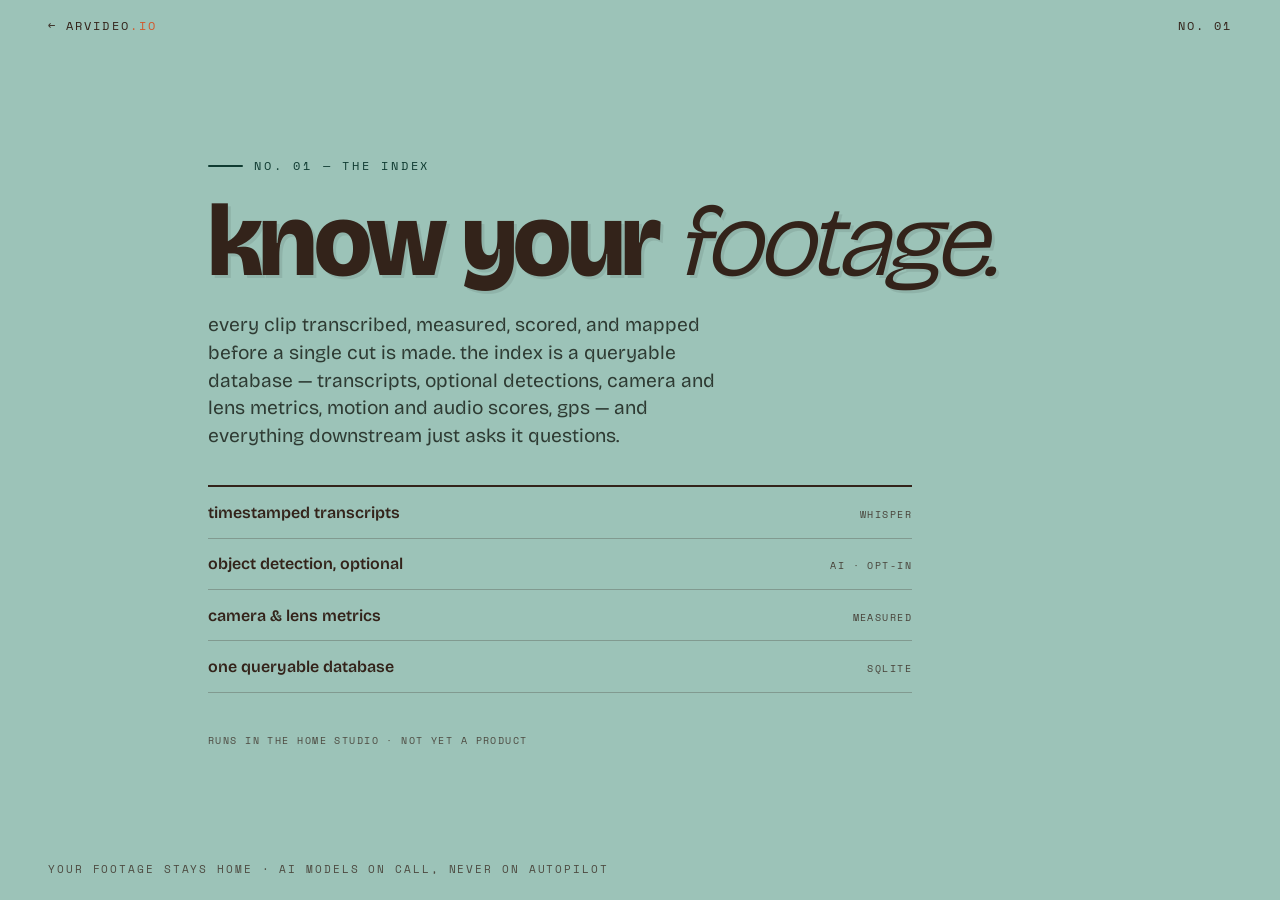
<file: index/index.html>
<!DOCTYPE html>
<html lang="en">
<head>
<meta charset="UTF-8">
<meta name="viewport" content="width=device-width, initial-scale=1.0">
<meta name="theme-color" content="#9CC3B8">
<title>arvideo — the index</title>
<link rel="icon" href="../assets/icon-32.png">
<link rel="apple-touch-icon" href="../assets/icon-180.png">
<link rel="manifest" href="../site.webmanifest">
<link rel="preconnect" href="https://fonts.googleapis.com">
<link rel="preconnect" href="https://fonts.gstatic.com" crossorigin>
<link href="https://fonts.googleapis.com/css2?family=Bricolage+Grotesque:opsz,wght@12..96,300..800&family=Space+Mono:wght@400;700&display=swap" rel="stylesheet">
<style>
  *{box-sizing:border-box;margin:0;padding:0}
  body{font-family:'Bricolage Grotesque',system-ui,sans-serif;background:#9CC3B8;color:#33231A;line-height:1.45;min-height:100svh;display:flex;flex-direction:column}
  ::selection{background:#D3572A;color:#F1E7CE}
  .wrap{max-width:60rem;margin:0 auto;padding:0 clamp(1.1rem,4vw,3rem);width:100%}
  .topbar{display:flex;justify-content:space-between;align-items:center;gap:1rem;padding:1.1rem clamp(1.1rem,4vw,3rem);
    font-family:'Space Mono',monospace;font-size:.72rem;letter-spacing:.18em;text-transform:uppercase}
  .topbar a{color:inherit;text-decoration:none;border-bottom:1px solid transparent}
  .topbar a:hover,.topbar a:focus-visible{border-bottom-color:#D3572A;outline:none}
  main{flex:1;display:flex;align-items:center;padding:3rem 0 4rem}
  .kicker{font-family:'Space Mono',monospace;font-size:.72rem;letter-spacing:.24em;text-transform:uppercase;color:#0F3B31;
    display:inline-flex;align-items:center;gap:.7rem;margin-bottom:1.4rem}
  .kicker::before{content:"";width:2.2rem;height:2px;background:currentColor;border-radius:2px}
  h1{font-weight:800;text-transform:lowercase;letter-spacing:-.035em;line-height:.88;font-size:clamp(2.8rem,10vw,6.4rem);
    text-shadow:3px 3px 0 rgba(0,0,0,.08)}
  h1 .alt{font-weight:300;font-style:italic}
  .copy{margin-top:1.5rem;max-width:44ch;font-size:clamp(1rem,1.9vw,1.2rem);color:#2E3B33}
  .feats{margin-top:2.2rem;border-top:2px solid currentColor;max-width:44rem}
  .feat{display:flex;justify-content:space-between;gap:1rem;align-items:baseline;padding:.85rem 0;
    border-bottom:1px solid color-mix(in srgb,currentColor 25%,transparent)}
  .feat .nm{font-weight:600;text-transform:lowercase}
  .feat .md{font-family:'Space Mono',monospace;font-size:.64rem;letter-spacing:.14em;text-transform:uppercase;opacity:.8;flex:none}
  .door{display:inline-block;margin-top:2.6rem;text-decoration:none;color:inherit;border:2px solid currentColor;
    border-radius:1.4rem 2.8rem 1.4rem 2.8rem;padding:1.2rem 1.6rem;min-width:15rem;transition:transform .25s ease}
  .door:hover,.door:focus-visible{transform:translateY(-4px);outline:none;border-color:#D3572A}
  .door .go{font-family:'Space Mono',monospace;font-size:.64rem;letter-spacing:.2em;text-transform:uppercase;color:#0F3B31}
  .door h2{font-weight:800;text-transform:lowercase;font-size:1.5rem;letter-spacing:-.03em;margin-top:.25rem}
  .lanNote{margin-top:1rem;font-family:'Space Mono',monospace;font-size:.64rem;letter-spacing:.14em;text-transform:uppercase;opacity:.75}
  footer{padding:0 clamp(1.1rem,4vw,3rem) 1.4rem;font-family:'Space Mono',monospace;font-size:.66rem;
    letter-spacing:.18em;text-transform:uppercase;opacity:.75}
  @media (prefers-reduced-motion:reduce){.door{transition:none}}
</style>
</head>
<body>
<div class="topbar">
  <a href="../">← arvideo<em style="color:#D3572A;font-style:normal">.io</em></a>
  <span>no. 01</span>
</div>
<main><div class="wrap">
  <span class="kicker">no. 01 — the index</span>
  <h1>know your <span class='alt'>footage.</span></h1>
  <p class="copy">every clip transcribed, measured, scored, and mapped before a single cut is made. the index is a queryable database — transcripts, optional detections, camera and lens metrics, motion and audio scores, gps — and everything downstream just asks it questions.</p>
  <div class="feats"><div class="feat"><span class="nm">timestamped transcripts</span><span class="md">whisper</span></div><div class="feat"><span class="nm">object detection, optional</span><span class="md">ai · opt-in</span></div><div class="feat"><span class="nm">camera & lens metrics</span><span class="md">measured</span></div><div class="feat"><span class="nm">one queryable database</span><span class="md">sqlite</span></div></div>
  <p class="lanNote" style="margin-top:2.6rem">runs in the home studio · not yet a product</p>
</div></main>
<footer>your footage stays home · ai models on call, never on autopilot</footer>

</body>
</html>
</file>
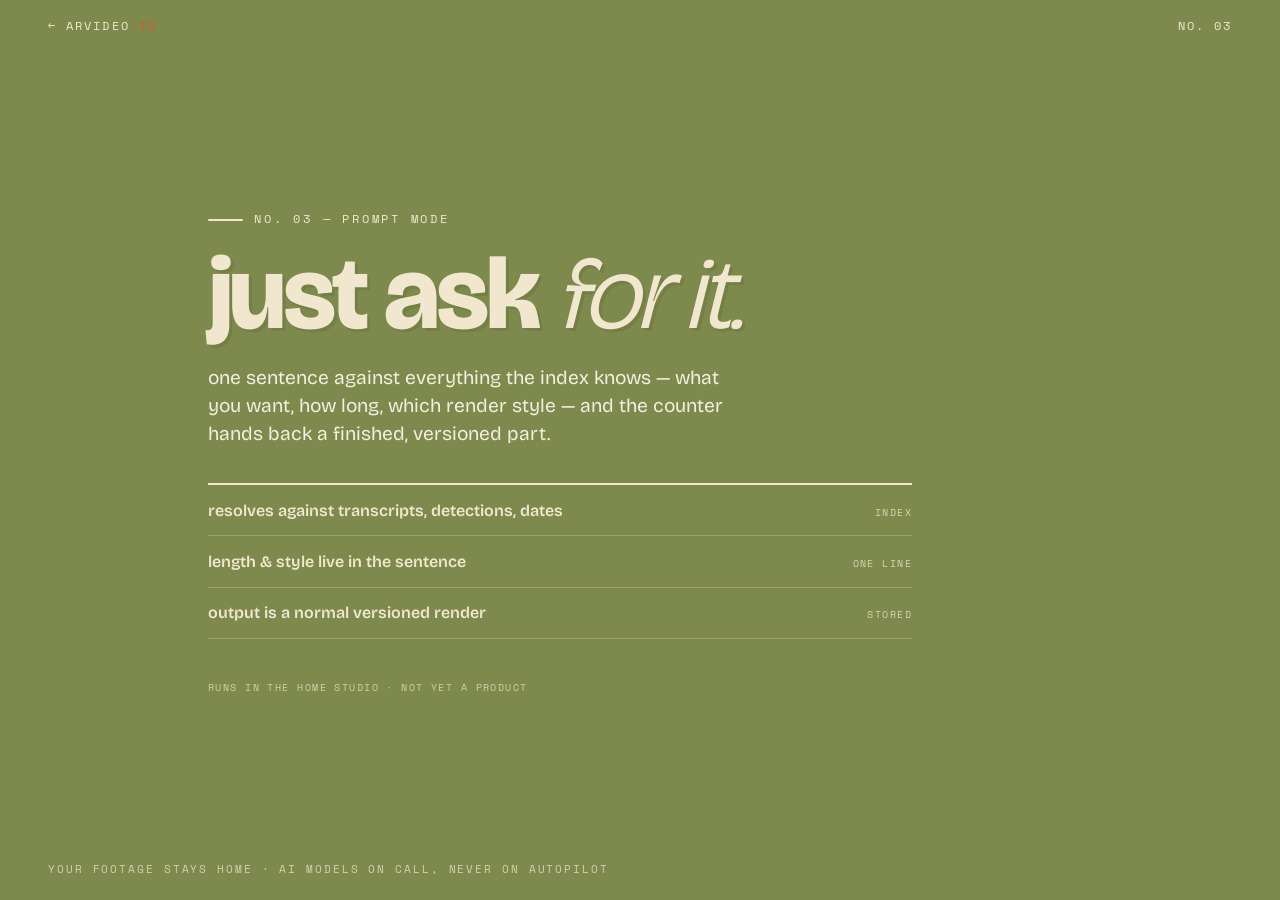
<file: prompt/index.html>
<!DOCTYPE html>
<html lang="en">
<head>
<meta charset="UTF-8">
<meta name="viewport" content="width=device-width, initial-scale=1.0">
<meta name="theme-color" content="#7E8A4D">
<title>arvideo — prompt mode</title>
<link rel="icon" href="../assets/icon-32.png">
<link rel="apple-touch-icon" href="../assets/icon-180.png">
<link rel="manifest" href="../site.webmanifest">
<link rel="preconnect" href="https://fonts.googleapis.com">
<link rel="preconnect" href="https://fonts.gstatic.com" crossorigin>
<link href="https://fonts.googleapis.com/css2?family=Bricolage+Grotesque:opsz,wght@12..96,300..800&family=Space+Mono:wght@400;700&display=swap" rel="stylesheet">
<style>
  *{box-sizing:border-box;margin:0;padding:0}
  body{font-family:'Bricolage Grotesque',system-ui,sans-serif;background:#7E8A4D;color:#F1E7CE;line-height:1.45;min-height:100svh;display:flex;flex-direction:column}
  ::selection{background:#D3572A;color:#F1E7CE}
  .wrap{max-width:60rem;margin:0 auto;padding:0 clamp(1.1rem,4vw,3rem);width:100%}
  .topbar{display:flex;justify-content:space-between;align-items:center;gap:1rem;padding:1.1rem clamp(1.1rem,4vw,3rem);
    font-family:'Space Mono',monospace;font-size:.72rem;letter-spacing:.18em;text-transform:uppercase}
  .topbar a{color:inherit;text-decoration:none;border-bottom:1px solid transparent}
  .topbar a:hover,.topbar a:focus-visible{border-bottom-color:#D3572A;outline:none}
  main{flex:1;display:flex;align-items:center;padding:3rem 0 4rem}
  .kicker{font-family:'Space Mono',monospace;font-size:.72rem;letter-spacing:.24em;text-transform:uppercase;color:#F1E7CE;
    display:inline-flex;align-items:center;gap:.7rem;margin-bottom:1.4rem}
  .kicker::before{content:"";width:2.2rem;height:2px;background:currentColor;border-radius:2px}
  h1{font-weight:800;text-transform:lowercase;letter-spacing:-.035em;line-height:.88;font-size:clamp(2.8rem,10vw,6.4rem);
    text-shadow:3px 3px 0 rgba(0,0,0,.08)}
  h1 .alt{font-weight:300;font-style:italic}
  .copy{margin-top:1.5rem;max-width:44ch;font-size:clamp(1rem,1.9vw,1.2rem);color:#F3EEDD}
  .feats{margin-top:2.2rem;border-top:2px solid currentColor;max-width:44rem}
  .feat{display:flex;justify-content:space-between;gap:1rem;align-items:baseline;padding:.85rem 0;
    border-bottom:1px solid color-mix(in srgb,currentColor 25%,transparent)}
  .feat .nm{font-weight:600;text-transform:lowercase}
  .feat .md{font-family:'Space Mono',monospace;font-size:.64rem;letter-spacing:.14em;text-transform:uppercase;opacity:.8;flex:none}
  .door{display:inline-block;margin-top:2.6rem;text-decoration:none;color:inherit;border:2px solid currentColor;
    border-radius:1.4rem 2.8rem 1.4rem 2.8rem;padding:1.2rem 1.6rem;min-width:15rem;transition:transform .25s ease}
  .door:hover,.door:focus-visible{transform:translateY(-4px);outline:none;border-color:#D3572A}
  .door .go{font-family:'Space Mono',monospace;font-size:.64rem;letter-spacing:.2em;text-transform:uppercase;color:#F1E7CE}
  .door h2{font-weight:800;text-transform:lowercase;font-size:1.5rem;letter-spacing:-.03em;margin-top:.25rem}
  .lanNote{margin-top:1rem;font-family:'Space Mono',monospace;font-size:.64rem;letter-spacing:.14em;text-transform:uppercase;opacity:.75}
  footer{padding:0 clamp(1.1rem,4vw,3rem) 1.4rem;font-family:'Space Mono',monospace;font-size:.66rem;
    letter-spacing:.18em;text-transform:uppercase;opacity:.75}
  @media (prefers-reduced-motion:reduce){.door{transition:none}}
</style>
</head>
<body>
<div class="topbar">
  <a href="../">← arvideo<em style="color:#D3572A;font-style:normal">.io</em></a>
  <span>no. 03</span>
</div>
<main><div class="wrap">
  <span class="kicker">no. 03 — prompt mode</span>
  <h1>just ask <span class='alt'>for it.</span></h1>
  <p class="copy">one sentence against everything the index knows — what you want, how long, which render style — and the counter hands back a finished, versioned part.</p>
  <div class="feats"><div class="feat"><span class="nm">resolves against transcripts, detections, dates</span><span class="md">index</span></div><div class="feat"><span class="nm">length & style live in the sentence</span><span class="md">one line</span></div><div class="feat"><span class="nm">output is a normal versioned render</span><span class="md">stored</span></div></div>
  <p class="lanNote" style="margin-top:2.6rem">runs in the home studio · not yet a product</p>
</div></main>
<footer>your footage stays home · ai models on call, never on autopilot</footer>

</body>
</html>
</file>
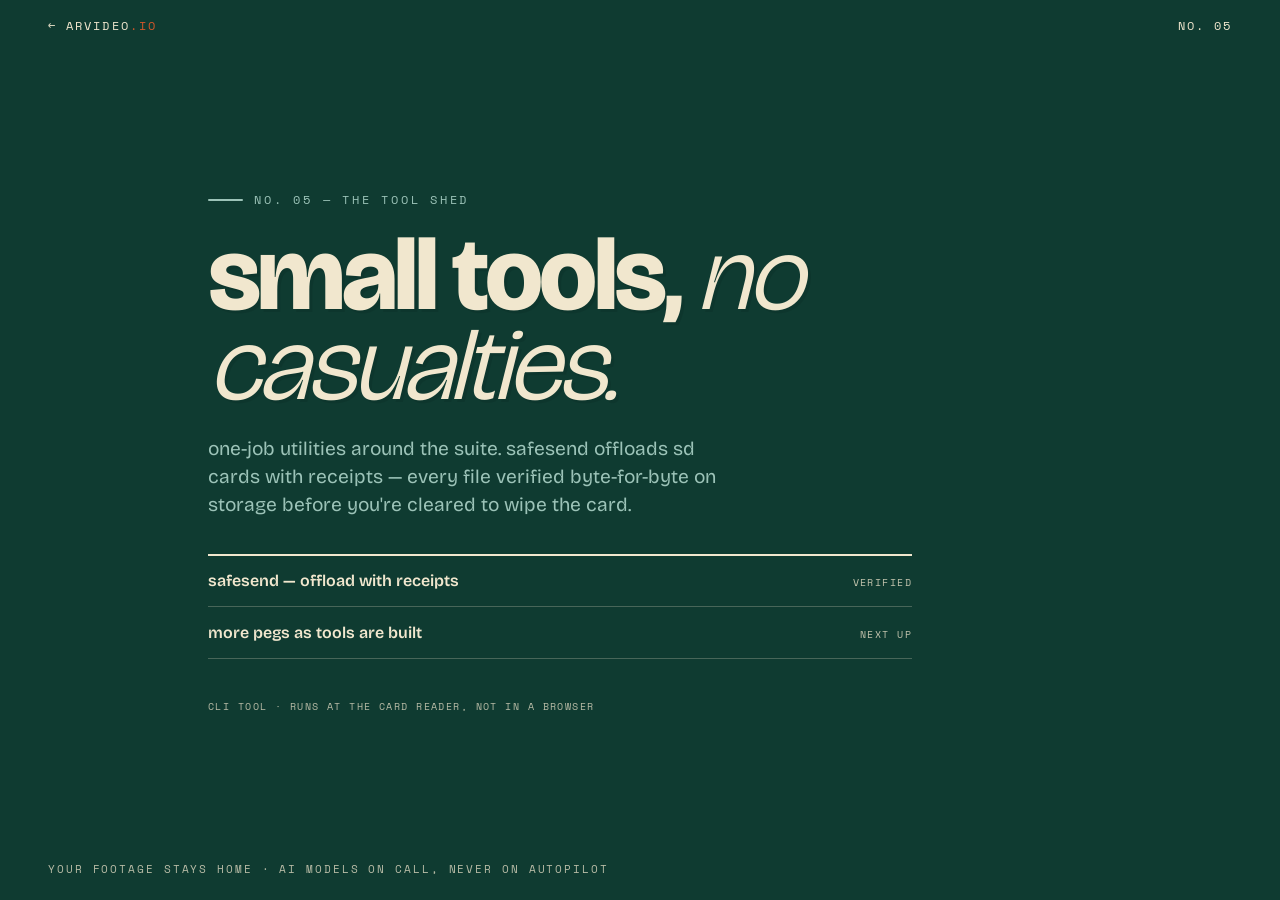
<file: tools/index.html>
<!DOCTYPE html>
<html lang="en">
<head>
<meta charset="UTF-8">
<meta name="viewport" content="width=device-width, initial-scale=1.0">
<meta name="theme-color" content="#0F3B31">
<title>arvideo — the tool shed</title>
<link rel="icon" href="../assets/icon-32.png">
<link rel="apple-touch-icon" href="../assets/icon-180.png">
<link rel="manifest" href="../site.webmanifest">
<link rel="preconnect" href="https://fonts.googleapis.com">
<link rel="preconnect" href="https://fonts.gstatic.com" crossorigin>
<link href="https://fonts.googleapis.com/css2?family=Bricolage+Grotesque:opsz,wght@12..96,300..800&family=Space+Mono:wght@400;700&display=swap" rel="stylesheet">
<style>
  *{box-sizing:border-box;margin:0;padding:0}
  body{font-family:'Bricolage Grotesque',system-ui,sans-serif;background:#0F3B31;color:#F1E7CE;line-height:1.45;min-height:100svh;display:flex;flex-direction:column}
  ::selection{background:#D3572A;color:#F1E7CE}
  .wrap{max-width:60rem;margin:0 auto;padding:0 clamp(1.1rem,4vw,3rem);width:100%}
  .topbar{display:flex;justify-content:space-between;align-items:center;gap:1rem;padding:1.1rem clamp(1.1rem,4vw,3rem);
    font-family:'Space Mono',monospace;font-size:.72rem;letter-spacing:.18em;text-transform:uppercase}
  .topbar a{color:inherit;text-decoration:none;border-bottom:1px solid transparent}
  .topbar a:hover,.topbar a:focus-visible{border-bottom-color:#D3572A;outline:none}
  main{flex:1;display:flex;align-items:center;padding:3rem 0 4rem}
  .kicker{font-family:'Space Mono',monospace;font-size:.72rem;letter-spacing:.24em;text-transform:uppercase;color:#9CC3B8;
    display:inline-flex;align-items:center;gap:.7rem;margin-bottom:1.4rem}
  .kicker::before{content:"";width:2.2rem;height:2px;background:currentColor;border-radius:2px}
  h1{font-weight:800;text-transform:lowercase;letter-spacing:-.035em;line-height:.88;font-size:clamp(2.8rem,10vw,6.4rem);
    text-shadow:3px 3px 0 rgba(0,0,0,.08)}
  h1 .alt{font-weight:300;font-style:italic}
  .copy{margin-top:1.5rem;max-width:44ch;font-size:clamp(1rem,1.9vw,1.2rem);color:#9CC3B8}
  .feats{margin-top:2.2rem;border-top:2px solid currentColor;max-width:44rem}
  .feat{display:flex;justify-content:space-between;gap:1rem;align-items:baseline;padding:.85rem 0;
    border-bottom:1px solid color-mix(in srgb,currentColor 25%,transparent)}
  .feat .nm{font-weight:600;text-transform:lowercase}
  .feat .md{font-family:'Space Mono',monospace;font-size:.64rem;letter-spacing:.14em;text-transform:uppercase;opacity:.8;flex:none}
  .door{display:inline-block;margin-top:2.6rem;text-decoration:none;color:inherit;border:2px solid currentColor;
    border-radius:1.4rem 2.8rem 1.4rem 2.8rem;padding:1.2rem 1.6rem;min-width:15rem;transition:transform .25s ease}
  .door:hover,.door:focus-visible{transform:translateY(-4px);outline:none;border-color:#D3572A}
  .door .go{font-family:'Space Mono',monospace;font-size:.64rem;letter-spacing:.2em;text-transform:uppercase;color:#9CC3B8}
  .door h2{font-weight:800;text-transform:lowercase;font-size:1.5rem;letter-spacing:-.03em;margin-top:.25rem}
  .lanNote{margin-top:1rem;font-family:'Space Mono',monospace;font-size:.64rem;letter-spacing:.14em;text-transform:uppercase;opacity:.75}
  footer{padding:0 clamp(1.1rem,4vw,3rem) 1.4rem;font-family:'Space Mono',monospace;font-size:.66rem;
    letter-spacing:.18em;text-transform:uppercase;opacity:.75}
  @media (prefers-reduced-motion:reduce){.door{transition:none}}
</style>
</head>
<body>
<div class="topbar">
  <a href="../">← arvideo<em style="color:#D3572A;font-style:normal">.io</em></a>
  <span>no. 05</span>
</div>
<main><div class="wrap">
  <span class="kicker">no. 05 — the tool shed</span>
  <h1>small tools, <span class='alt'>no casualties.</span></h1>
  <p class="copy">one-job utilities around the suite. safesend offloads sd cards with receipts — every file verified byte-for-byte on storage before you're cleared to wipe the card.</p>
  <div class="feats"><div class="feat"><span class="nm">safesend — offload with receipts</span><span class="md">verified</span></div><div class="feat"><span class="nm">more pegs as tools are built</span><span class="md">next up</span></div></div>
  <p class="lanNote" style="margin-top:2.6rem">cli tool · runs at the card reader, not in a browser</p>
</div></main>
<footer>your footage stays home · ai models on call, never on autopilot</footer>

</body>
</html>
</file>
